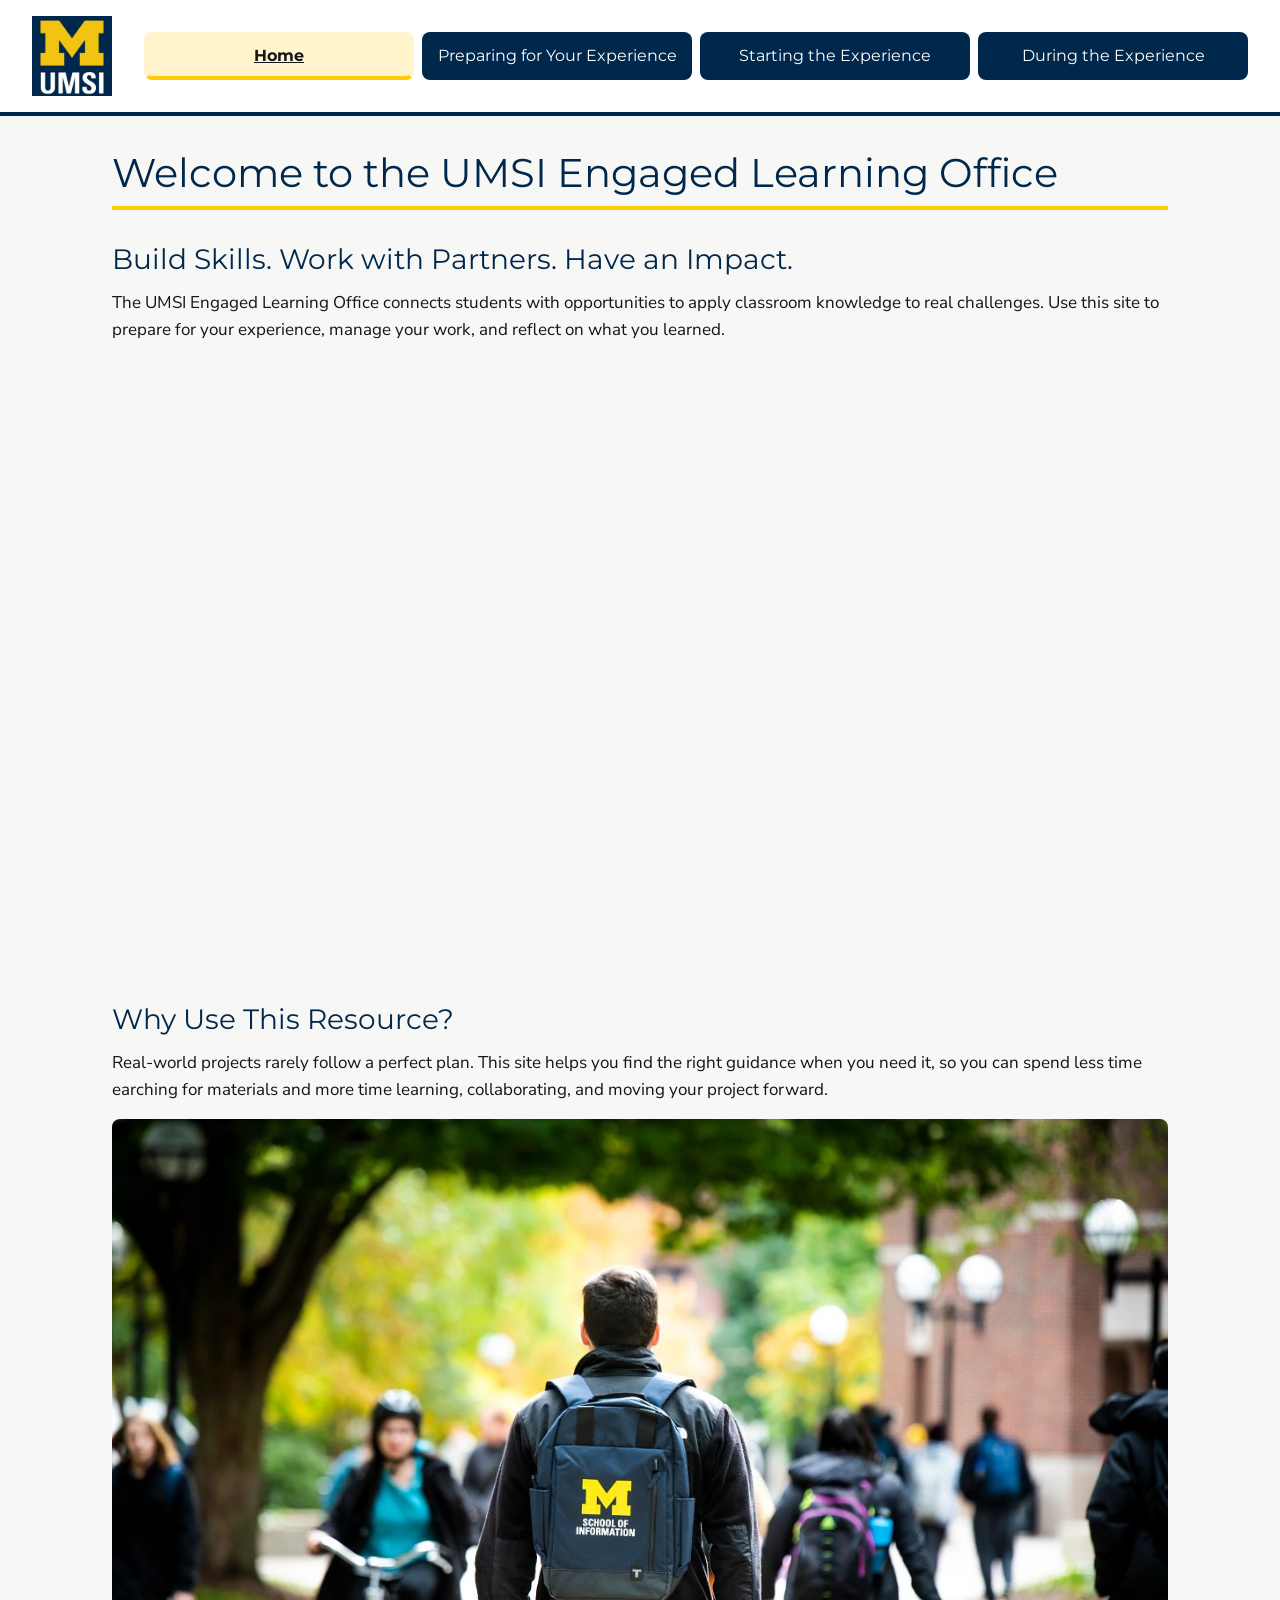
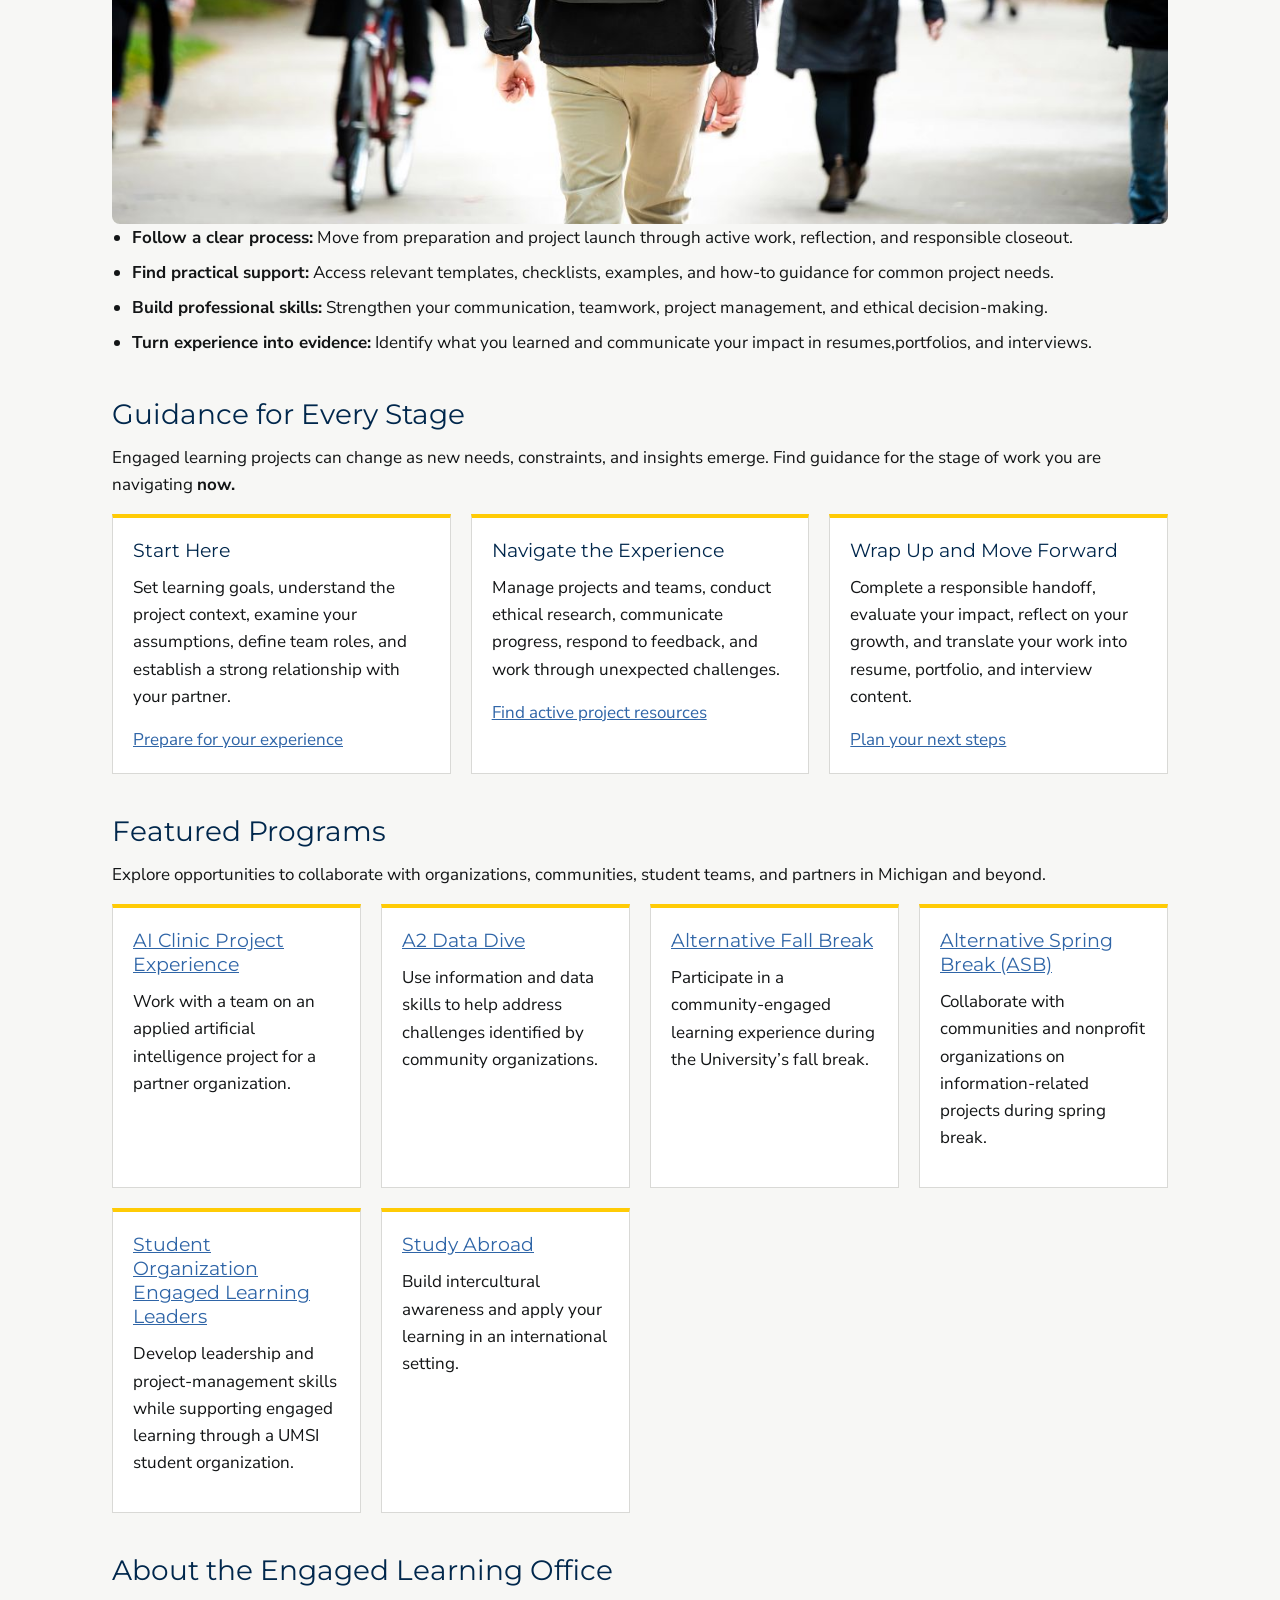
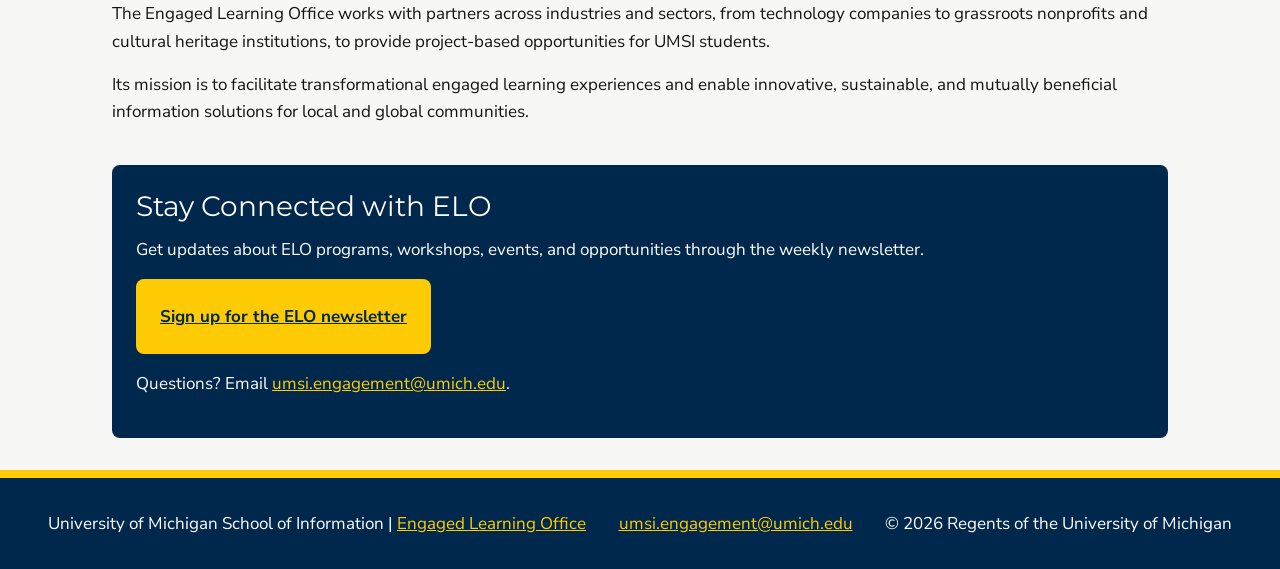
<file: index.html>
<!DOCTYPE html>
<html lang="en">
<head>
    <meta charset="UTF-8">
    <meta name="viewport" content="width=device-width, initial-scale=1.0">
    <title>Engaged Learning Resources | UMSI</title>
    <link rel="stylesheet" href="css/html5reset.css">
    <link rel="stylesheet" href="css/style.css">
</head>
<body>
    <a href="#main" class="skip-link">Skip to Main Content</a>

    <header id="top">
        <!--to help user back home page, i insert the index.html link to the logo-->
        <a href="index.html" class="logo">
            <img src="images/UMSI_signature_vertical_informal_solidblue.jpg" alt="UMSI Logo">
        </a>
        <nav aria-label="Main">
            <ul>
                <li><a href="index.html" aria-current="page">Home</a></li>
                <li><a href="prep.html">Preparing for Your Experience</a></li>
                <li><a href="starting.html">Starting the Experience</a></li>
                <li><a href="during.html">During the Experience</a></li>
            </ul>
        </nav>
    </header>

    <main id="main">
        <h1>Welcome to the UMSI Engaged Learning Office</h1>

        <section>
            <h2>Build Skills. Work with Partners. Have an Impact.</h2>
            <p>
                The UMSI Engaged Learning Office connects students with opportunities to apply classroom knowledge to real challenges. Use this site to prepare for your experience, manage your work, and reflect on what you learned.
            </p>

            <iframe width="560" height="315" src="https://www.youtube.com/embed/81ZO9RfIJEQ?si=tBp82YWZMl1u7CVS" title="YouTube video player" allow="accelerometer; autoplay; clipboard-write; encrypted-media; gyroscope; picture-in-picture; web-share" referrerpolicy="strict-origin-when-cross-origin" allowfullscreen></iframe>
            <!-- Note: this iframe might cause an Axe ARIA error - that's not on you that's on YouTube! -->
        </section>

        <section>
            <h2>Why Use This Resource?</h2>
            <p>Real-world projects rarely follow a perfect plan. This site helps you find the right guidance when you need it, so you can spend less time earching for materials and more time learning, collaborating, and moving your project forward.</p>
            <img src="images/UMSI_CampusFall_UMSIBackpack_02.jpg" alt="A student wears a UMSI backpack in fall on the drag.">
            <ul>
                <li><strong>Follow a clear process:</strong> Move from preparation and project launch through active work, reflection, and responsible closeout.</li>
                <li><strong>Find practical support:</strong> Access relevant templates, checklists, examples, and how-to guidance for common project needs.</li>
                <li><strong>Build professional skills:</strong> Strengthen your communication, teamwork, project management, and ethical decision-making.</li>
                <li><strong>Turn experience into evidence:</strong> Identify what you learned and communicate your impact in resumes,portfolios, and interviews.</li>
            </ul>
        </section>

        <section>
            <h2>Guidance for Every Stage</h2>
            <p>Engaged learning projects can change as new needs, constraints, and insights emerge. Find guidance for the stage of work you are navigating <strong>now.</strong></p>

            <div class="card-grid">
                <article>
                    <h3>Start Here</h3>
                    <p>Set learning goals, understand the project context, examine your assumptions, define team roles, and establish a strong relationship with your partner.</p>
                    <a href="prep.html">Prepare for your experience</a>
                </article>

                <article>
                    <h3>Navigate the Experience</h3>
                    <p>Manage projects and teams, conduct ethical research, communicate progress, respond to feedback, and work through unexpected challenges.</p>
                    <a href="during.html">Find active project resources</a>
                </article>

                <article>
                    <h3>Wrap Up and Move Forward</h3>
                    <p>Complete a responsible handoff, evaluate your impact, reflect on your growth, and translate your work into resume, portfolio, and interview content.</p>
                    <!-- TODO: point this to your wrap-up page once it exists -->
                    <a href="during.html">Plan your next steps</a>
                </article>
            </div>
        </section>

        <section>
            <h2>Featured Programs</h2>
            <p>Explore opportunities to collaborate with organizations, communities, student teams, and partners in Michigan and beyond.</p>

            <div class="card-grid">
                <article>
                    <h3><a href="https://mcompass.umich.edu/_portal/tds-program-brochure?programid=12810">AI Clinic Project Experience</a></h3>
                    <p>Work with a team on an applied artificial intelligence project for a partner organization.</p>
                </article>

                <article>
                    <h3><a href="https://mcompass.umich.edu/_portal/tds-program-brochure?programid=12556">A2 Data Dive</a></h3>
                    <p>Use information and data skills to help address challenges identified by community organizations.</p>
                </article>

                <article>
                    <h3><a href="https://mcompass.umich.edu/_portal/tds-program-brochure?programid=11297">Alternative Fall Break</a></h3>
                    <p>Participate in a community-engaged learning experience during the University’s fall break.</p>
                </article>

                <article>
                    <h3><a href="https://mcompass.umich.edu/_portal/tds-program-brochure?programid=10621">Alternative Spring Break (ASB)</a></h3>
                    <p>Collaborate with communities and nonprofit organizations on information-related projects during spring break.</p>
                </article>

                <article>
                    <h3><a href="https://mcompass.umich.edu/_portal/tds-program-brochure?programid=12294">Student Organization Engaged Learning Leaders</a></h3>
                    <p>Develop leadership and project-management skills while supporting engaged learning through a UMSI student organization.</p>
                </article>

                <article>
                    <h3><a href="https://www.si.umich.edu/student-life/study-abroad">Study Abroad</a></h3>
                    <p>Build intercultural awareness and apply your learning in an international setting.</p>
                </article>
            </div>
        </section>

        <section>
            <h2>About the Engaged Learning Office</h2>
            <p>The Engaged Learning Office works with partners across industries and sectors, from technology companies to grassroots nonprofits and cultural heritage institutions, to provide project-based opportunities for UMSI students.</p>
            <p>Its mission is to facilitate transformational engaged learning experiences and enable innovative, sustainable, and mutually beneficial information solutions for local and global communities.</p>
        </section>

        <aside>
            <h2>Stay Connected with ELO</h2>
            <p>Get updates about ELO programs, workshops, events, and opportunities through the weekly newsletter.</p>
            <a href="https://umsi.info/elo-newsletter" class="button">Sign up for the ELO newsletter</a>
            <p>Questions? Email <a href="mailto:umsi.engagement@umich.edu">umsi.engagement@umich.edu</a>.</p>
        </aside>

        <!-- Content taken & modified from UMGPT with the prompt, "Write me a webpage of intro content to help meet the following requirements - this is for the home page": and then pasted in the client objectives & project requirements"
        UMGPT. (2026). UMGPT ( GPT-5.6 Sol September 7th version) [Large language model]. -->
    </main>

    <!-- Here's the back to top link, appears after scrolling down, returns to the top of the page -->
    <a href="#top" class="back-to-top"><span aria-hidden="true">&uarr;</span> Back to top</a>

    <footer>
        <p>University of Michigan School of Information | <a href="https://www.si.umich.edu/programs/engaged-learning/about-engaged-learning-office">Engaged Learning Office</a></p>
        <address>
            <a href="mailto:umsi.engagement@umich.edu">umsi.engagement@umich.edu</a>
        </address>
        <p>&copy; <span id="current-year">2026</span> Regents of the University of Michigan</p>
    </footer>

    <!-- For deliverable#3, updates the footer year automatically, and back to top to find navigation of all contents to be unique -->
    <script src="js/footer-year.js"></script>
    <script src="js/back-to-top.js"></script>
</body>
</html>
</file>
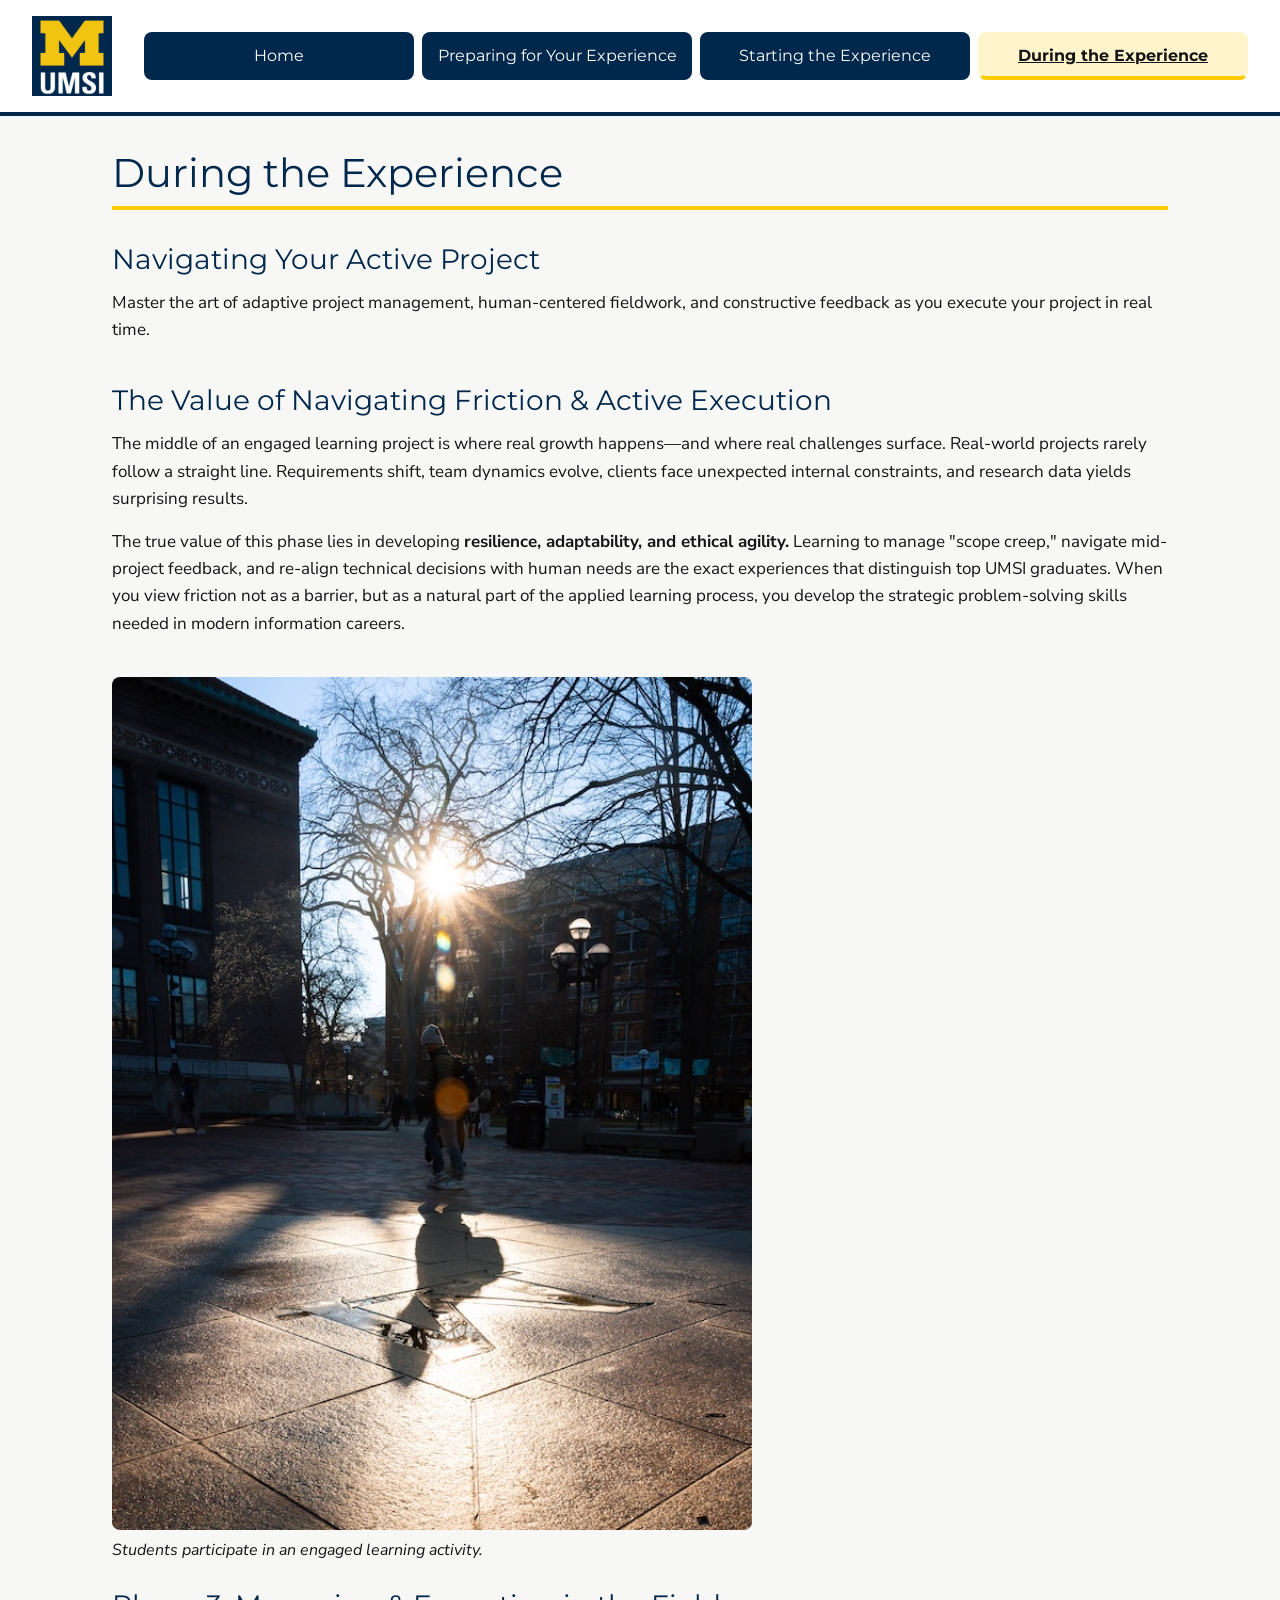
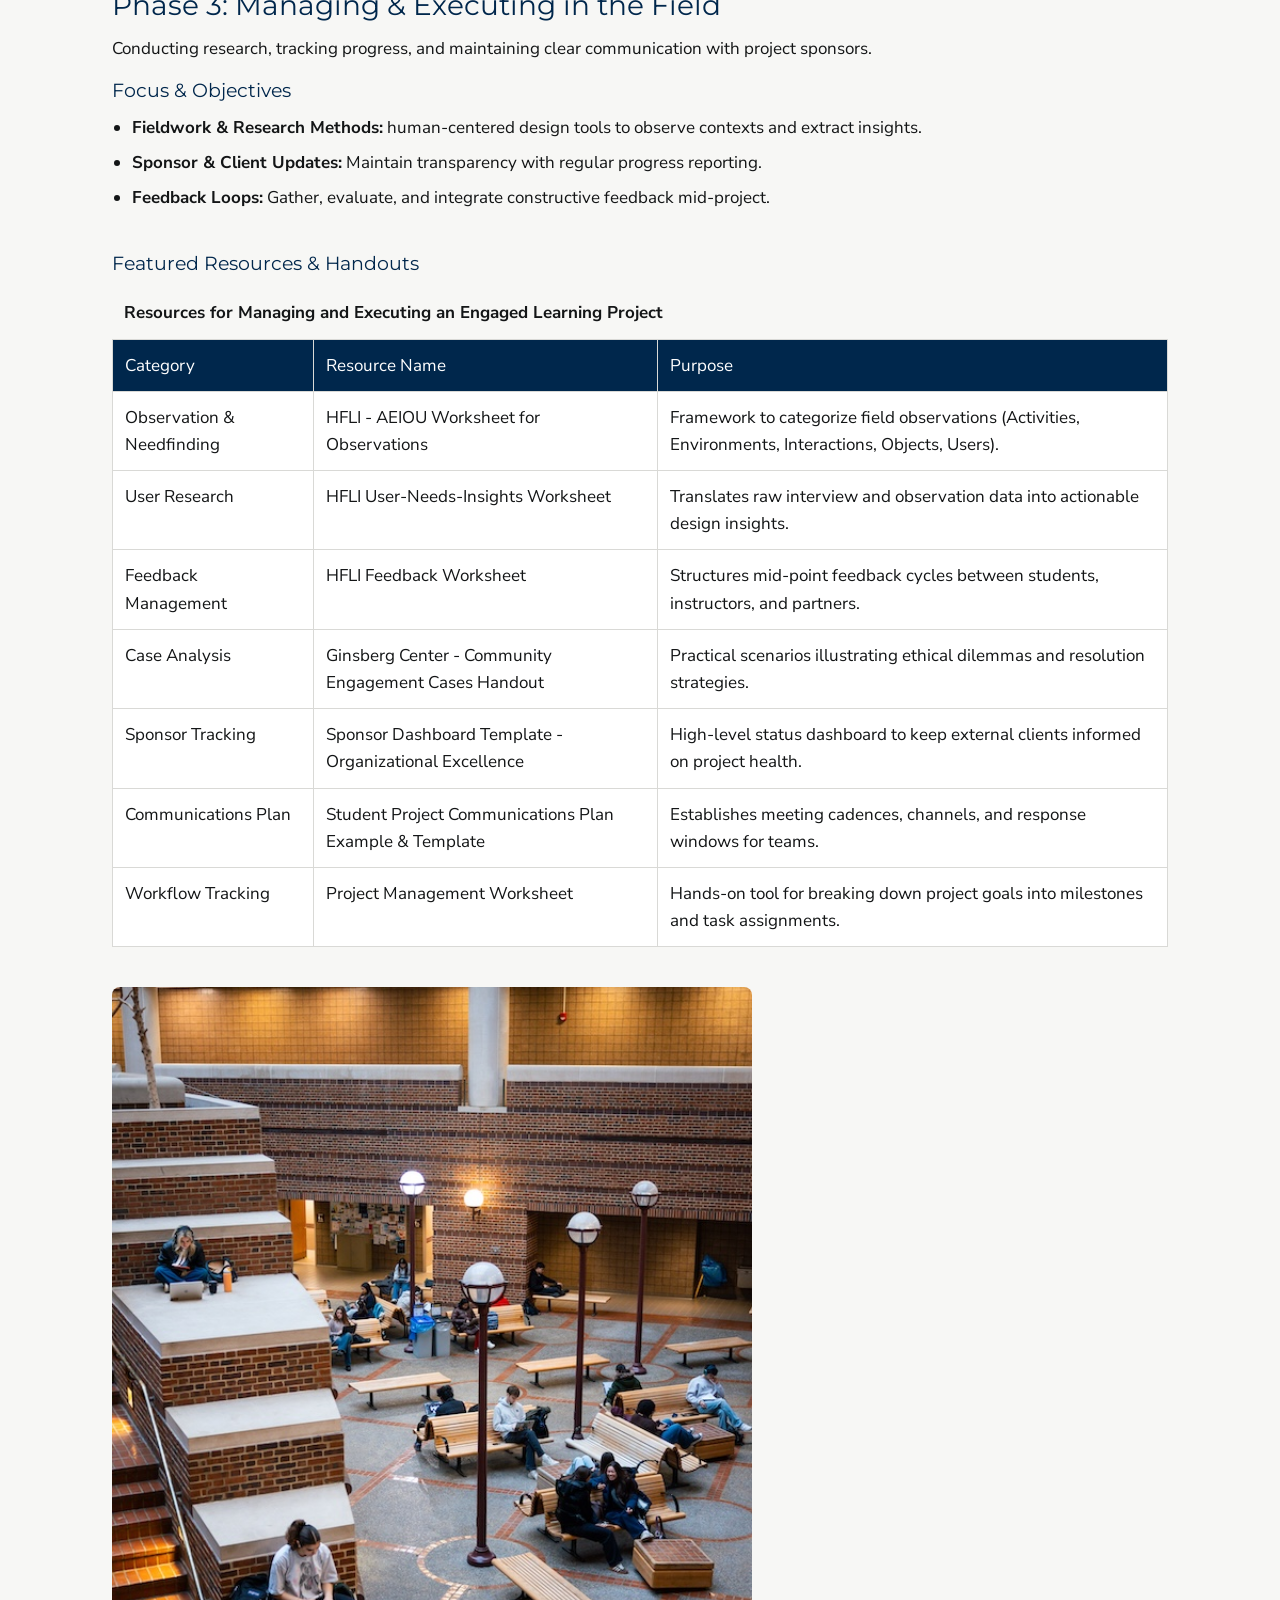
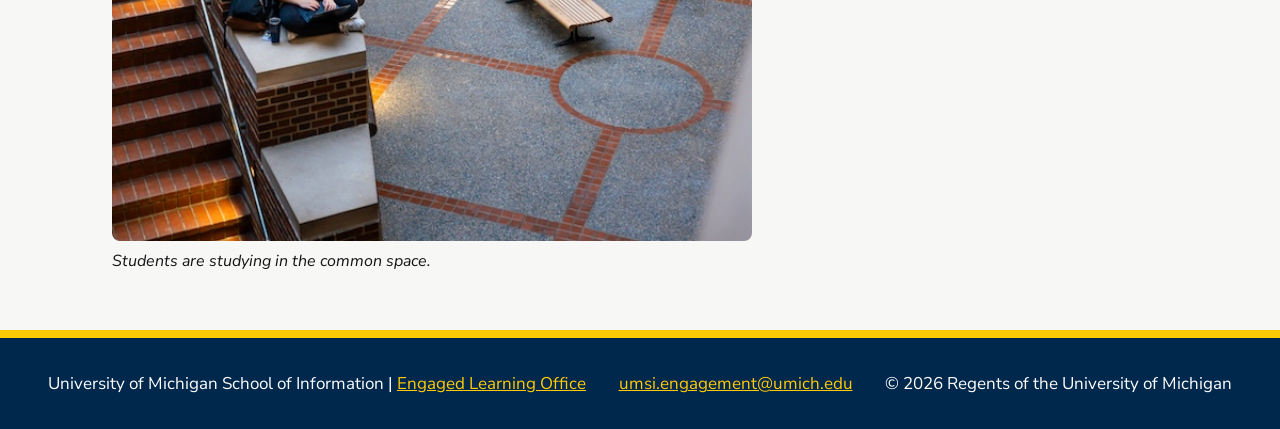
<file: during.html>
<!DOCTYPE html>
<html lang="en">
<head>
    <meta charset="UTF-8">
    <meta name="viewport" content="width=device-width, initial-scale=1.0">
    <title>During the Experience | Engaged Learning Resources | UMSI</title>
    <link rel="stylesheet" href="css/html5reset.css">
    <link rel="stylesheet" href="css/style.css">
</head>
<body>
    <a href="#main" class="skip-link">Skip to Main Content</a>

    <header id="top">
        <!--to help user back home page, i insert the index.html link to the logo-->
        <a href="index.html" class="logo">
            <img src="images/UMSI_signature_vertical_informal_solidblue.jpg" alt="UMSI Logo">
        </a>
        <nav aria-label="Main">
            <ul>
                <li><a href="index.html">Home</a></li>
                <li><a href="prep.html">Preparing for Your Experience</a></li>
                <li><a href="starting.html">Starting the Experience</a></li>
                <li><a href="during.html" aria-current="page">During the Experience</a></li>
            </ul>
        </nav>
    </header>

    <main id="main">
        <h1>During the Experience</h1>

        <section>
            <h2>Navigating Your Active Project</h2>
            <p>Master the art of adaptive project management, human-centered fieldwork, and constructive feedback as you execute your project in real time.</p>
        </section>

        <section>
            <h2>The Value of Navigating Friction &amp; Active Execution</h2>
            <p>The middle of an engaged learning project is where real growth happens—and where real challenges surface. Real-world projects rarely follow a straight line. Requirements shift, team dynamics evolve, clients face unexpected internal constraints, and research data yields surprising results.</p>
            <p>The true value of this phase lies in developing <strong>resilience, adaptability, and ethical agility.</strong> Learning to manage "scope creep," navigate mid-project feedback, and re-align technical decisions with human needs are the exact experiences that distinguish top UMSI graduates. When you view friction not as a barrier, but as a natural part of the applied learning process, you develop the strategic problem-solving skills needed in modern information careers.</p>
        </section>

        <figure>
            <img src="images/MCOMMONS-FirstWeeksWinter2026-059.jpg" alt="A student walking outdoors during winter at UMSI" width="400">
            <figcaption>Students participate in an engaged learning activity.</figcaption>
        </figure>

        <section>
            <h2>Phase 3: Managing &amp; Executing in the Field</h2>
            <p>Conducting research, tracking progress, and maintaining clear communication with project sponsors.</p>

            <section>
                <h3>Focus &amp; Objectives</h3>
                <ul>
                    <li><strong>Fieldwork &amp; Research Methods:</strong> human-centered design tools to observe contexts and extract insights.</li>
                    <li><strong>Sponsor &amp; Client Updates:</strong> Maintain transparency with regular progress reporting.</li>
                    <li><strong>Feedback Loops:</strong> Gather, evaluate, and integrate constructive feedback mid-project.</li>
                </ul>
            </section>

            <section>
                <h3>Featured Resources &amp; Handouts</h3>

                <!-- Wrapper lets the table scroll sideways on small screens; tabindex makes it keyboard-scrollable -->
                <div class="table-wrapper" role="region" aria-labelledby="resources-caption" tabindex="0">
                    <table>
                        <caption id="resources-caption">Resources for Managing and Executing an Engaged Learning Project</caption>
                        <thead>
                            <tr>
                                <th scope="col">Category</th>
                                <th scope="col">Resource Name</th>
                                <th scope="col">Purpose</th>
                            </tr>
                        </thead>
                        <tbody>
                            <tr>
                                <th scope="row">Observation &amp; Needfinding</th>
                                <td>HFLI - AEIOU Worksheet for Observations</td>
                                <td>Framework to categorize field observations (Activities, Environments, Interactions, Objects, Users).</td>
                            </tr>
                            <tr>
                                <th scope="row">User Research</th>
                                <td>HFLI User-Needs-Insights Worksheet</td>
                                <td>Translates raw interview and observation data into actionable design insights.</td>
                            </tr>
                            <tr>
                                <th scope="row">Feedback Management</th>
                                <td>HFLI Feedback Worksheet</td>
                                <td>Structures mid-point feedback cycles between students, instructors, and partners.</td>
                            </tr>
                            <tr>
                                <th scope="row">Case Analysis</th>
                                <td>Ginsberg Center - Community Engagement Cases Handout</td>
                                <td>Practical scenarios illustrating ethical dilemmas and resolution strategies.</td>
                            </tr>
                            <tr>
                                <th scope="row">Sponsor Tracking</th>
                                <td>Sponsor Dashboard Template - Organizational Excellence</td>
                                <td>High-level status dashboard to keep external clients informed on project health.</td>
                            </tr>
                            <tr>
                                <th scope="row">Communications Plan</th>
                                <td>Student Project Communications Plan Example &amp; Template</td>
                                <td>Establishes meeting cadences, channels, and response windows for teams.</td>
                            </tr>
                            <tr>
                                <th scope="row">Workflow Tracking</th>
                                <td>Project Management Worksheet</td>
                                <td>Hands-on tool for breaking down project goals into milestones and task assignments.</td>
                            </tr>
                        </tbody>
                    </table>
                </div>
            </section>
        </section>

        <figure>
            <img src="images/MCOMMONS-FirstWeeksWinter2026-078.jpg" alt="Students working together in a common space with stairs and tables" width="400">
            <figcaption>Students are studying in the common space.</figcaption>
        </figure>

        <!--The below is the original content, my content is from "SI 539 Client Project - ELO Content", https://docs.google.com/document/d/1gHynMAyC6Cnh_33jKRy78nMDCtK5lGer12HzChE2Mxc/edit?usp=sharing, September 16th, 2026-->
        <!-- Content taken & modified from UMGPT with the prompt, "Write me a webpage of during content to help meet the following requirements - this is for the during page": and then pasted in the client objectives & project requirements"
        UMGPT. (2026). UMGPT ( GPT-5.6 Sol September 7th version) [Large language model]. -->
    </main>

    <!-- Here's the back to top link, appears after scrolling down, returns to the top of the page -->
    <a href="#top" class="back-to-top"><span aria-hidden="true">&uarr;</span> Back to top</a>

    <footer>
        <p>University of Michigan School of Information | <a href="https://www.si.umich.edu/programs/engaged-learning/about-engaged-learning-office">Engaged Learning Office</a></p>
        <address>
            <a href="mailto:umsi.engagement@umich.edu">umsi.engagement@umich.edu</a>
        </address>
        <p>&copy; <span id="current-year">2026</span> Regents of the University of Michigan</p>
    </footer>

    <!-- For deliverable#3, updates the footer year automatically, and back to top to find navigation of all contents to be unique -->
    <script src="js/footer-year.js"></script>
    <script src="js/back-to-top.js"></script>
</body>
</html>
</file>
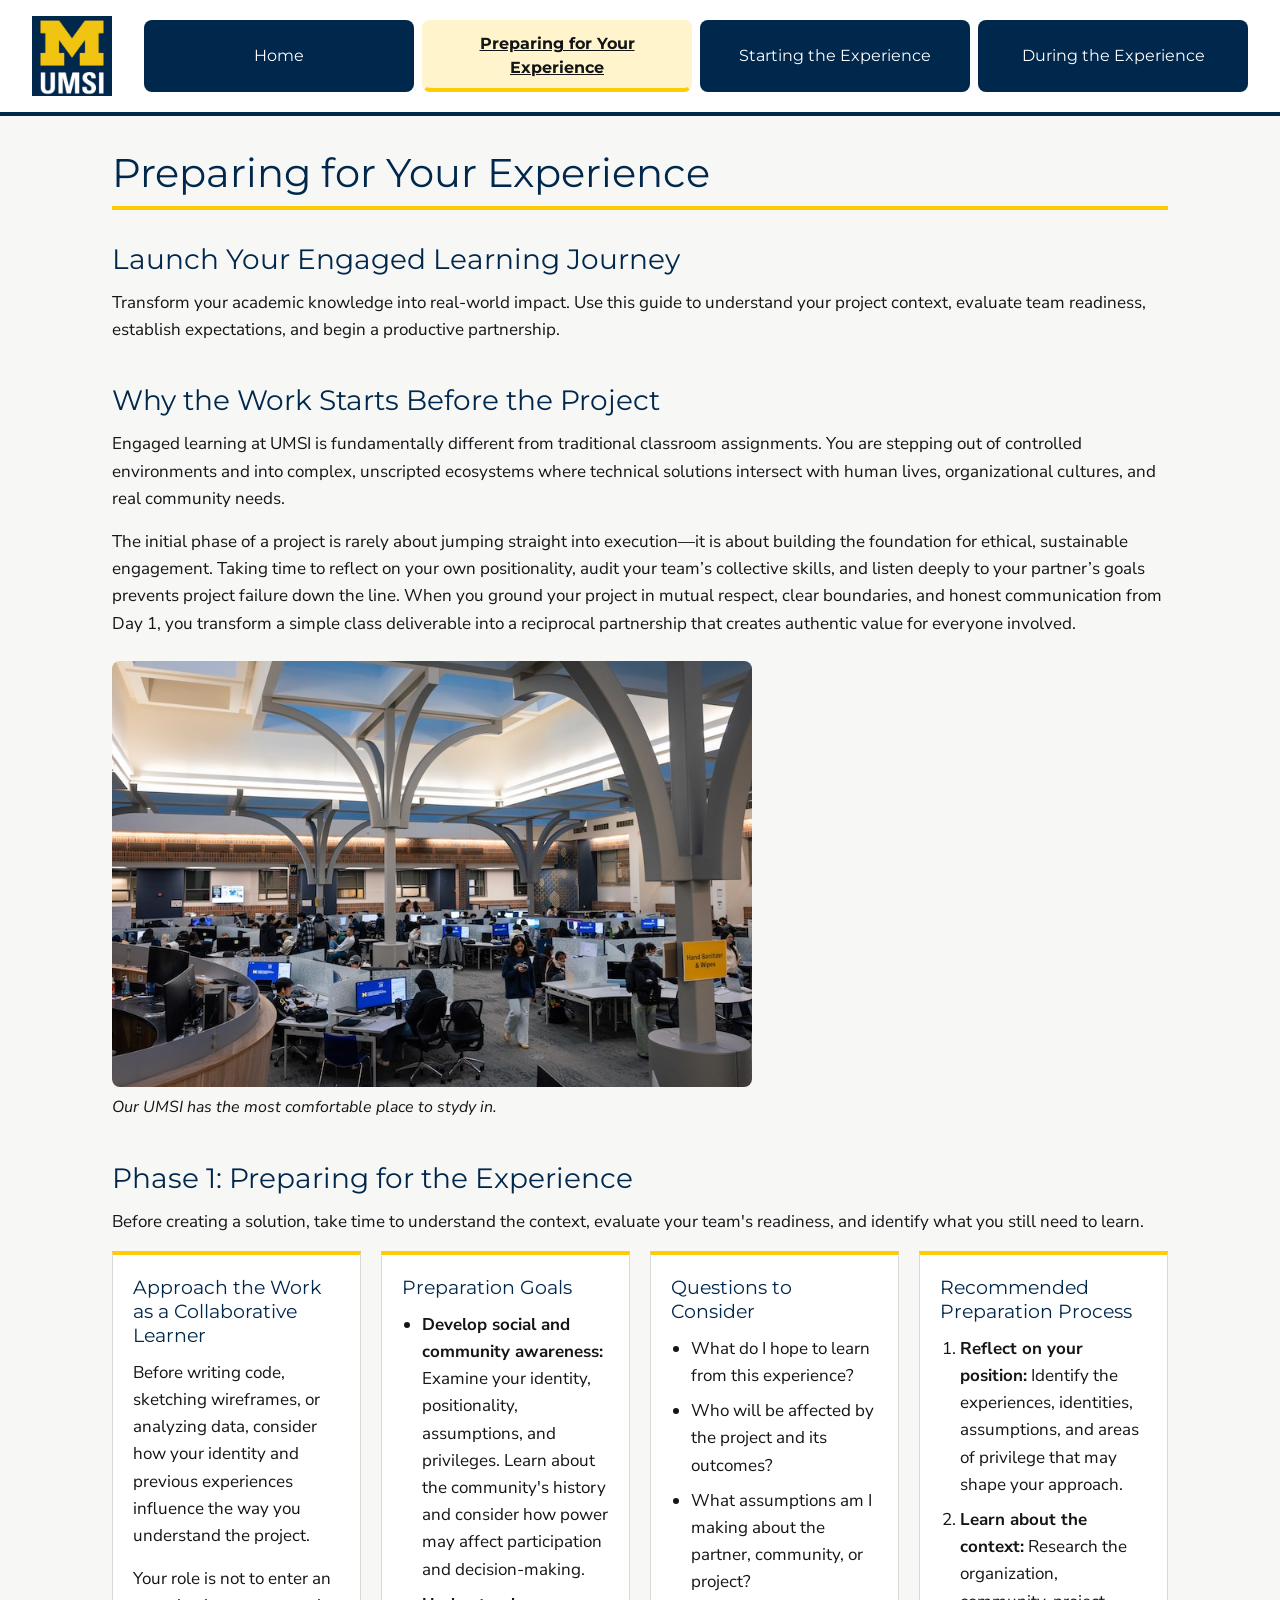
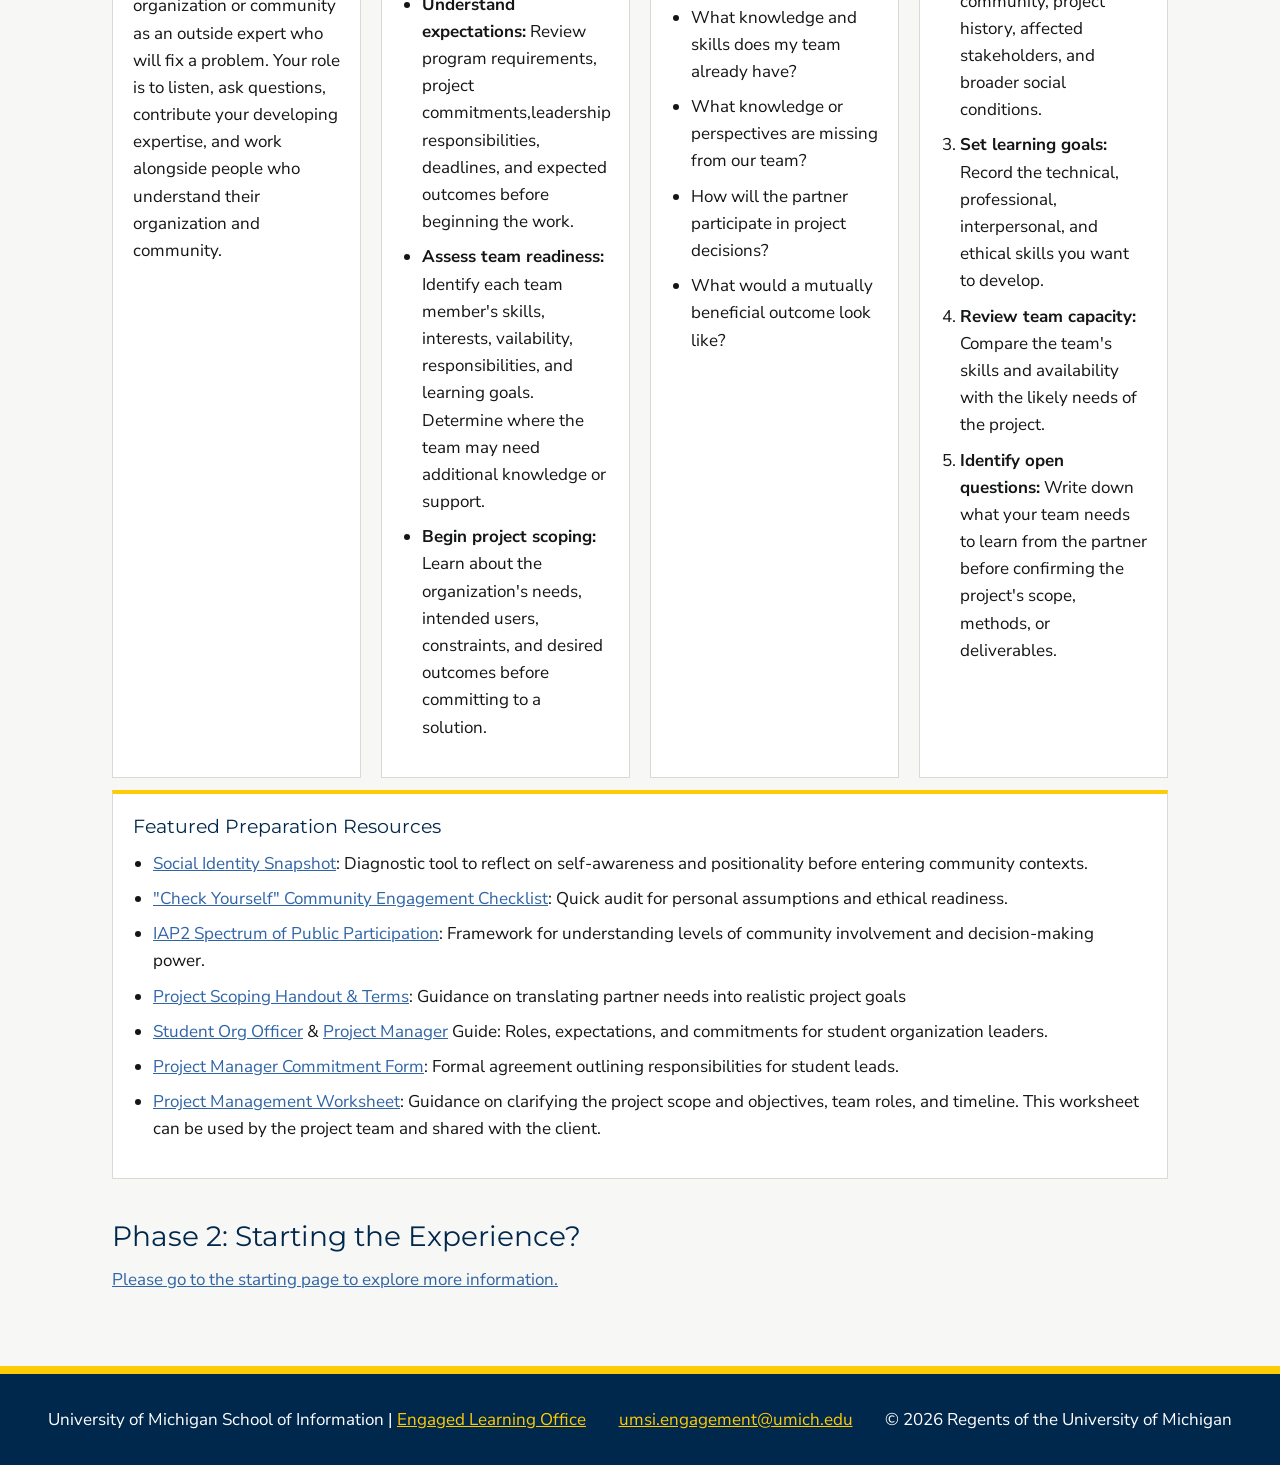
<file: prep.html>
<!DOCTYPE html>
<html lang="en">
<head>
    <meta charset="UTF-8">
    <meta name="viewport" content="width=device-width, initial-scale=1.0">
    <title>Preparing for Your Experience | UMSI</title>
    <link rel="stylesheet" href="css/html5reset.css">
    <link rel="stylesheet" href="css/style.css">
</head>
<body>
    <a href="#main" class="skip-link">Skip to Main Content</a>

    <header id="top">
        <!--to help user back home page, i insert the index.html link to the logo-->
        <a href="index.html" class="logo">
            <img src="images/UMSI_signature_vertical_informal_solidblue.jpg" alt="UMSI Logo">
        </a>
        <nav aria-label="Main">
            <ul>
                <li><a href="index.html">Home</a></li>
                <li><a href="prep.html" aria-current="page">Preparing for Your Experience</a></li>
                <li><a href="starting.html">Starting the Experience</a></li>
                <li><a href="during.html">During the Experience</a></li>
            </ul>
        </nav>
    </header>

    <main id="main">
        <h1>Preparing for Your Experience</h1>

        <section>
            <h2>Launch Your Engaged Learning Journey</h2>
            <p>Transform your academic knowledge into real-world impact. Use this guide to understand your project context, evaluate team readiness, establish expectations, and begin a productive partnership.</p>
        </section>

        <section>
            <h2>Why the Work Starts Before the Project</h2>
            <p>Engaged learning at UMSI is fundamentally different from traditional classroom assignments. You are stepping out of controlled environments and into complex, unscripted ecosystems where technical solutions intersect with human lives, organizational cultures, and real community needs.</p>
            <p>The initial phase of a project is rarely about jumping straight into execution—it is about building the foundation for ethical, sustainable engagement. Taking time to reflect on your own positionality, audit your team’s collective skills, and listen deeply to your partner’s goals prevents project failure down the line. When you ground your project in mutual respect, clear boundaries, and honest communication from Day 1, you transform a simple class deliverable into a reciprocal partnership that creates authentic value for everyone involved.</p>

            <figure>
                <img src="images/MCOMMONS-SnowyCampusScenes-099.jpg" alt="A library study space on campus" width="400">
                <figcaption>Our UMSI has the most comfortable place to stydy in.</figcaption>
            </figure>
        </section>

        <section>
            <h2>Phase 1: Preparing for the Experience</h2>
            <p>Before creating a solution, take time to understand the context, evaluate your team's readiness, and identify what you still need to learn.</p>

            <div class="card-grid">
                <article>
                    <h3>Approach the Work as a Collaborative Learner</h3>
                    <p>Before writing code, sketching wireframes, or analyzing data, consider how your identity and previous experiences influence the way you understand the project.</p>
                    <p>Your role is not to enter an organization or community as an outside expert who will fix a problem. Your role is to listen, ask questions, contribute your developing expertise, and work alongside people who understand their organization and community.</p>
                </article>

                <article>
                    <h3>Preparation Goals</h3>
                    <ul>
                        <li><strong>Develop social and community awareness:</strong> Examine your identity, positionality, assumptions, and privileges. Learn about the community's history and consider how power may affect participation and decision-making.</li>
                        <li><strong>Understand expectations:</strong> Review program requirements, project commitments,leadership responsibilities, deadlines, and expected outcomes before beginning the work.</li>
                        <li><strong>Assess team readiness:</strong> Identify each team member's skills, interests, vailability, responsibilities, and learning goals. Determine where the team may need additional knowledge or support.</li>
                        <li><strong>Begin project scoping:</strong> Learn about the organization's needs, intended users, constraints, and desired outcomes before committing to a solution.</li>
                    </ul>
                </article>

                <article>
                    <h3>Questions to Consider</h3>
                    <ul>
                        <li>What do I hope to learn from this experience?</li>
                        <li>Who will be affected by the project and its outcomes?</li>
                        <li>What assumptions am I making about the partner, community, or project?</li>
                        <li>What knowledge and skills does my team already have?</li>
                        <li>What knowledge or perspectives are missing from our team?</li>
                        <li>How will the partner participate in project decisions?</li>
                        <li>What would a mutually beneficial outcome look like?</li>
                    </ul>
                </article>

                <article>
                    <h3>Recommended Preparation Process</h3>
                    <ol>
                        <li><strong>Reflect on your position:</strong> Identify the experiences, identities, assumptions, and areas of privilege that may shape your approach.</li>
                        <li><strong>Learn about the context:</strong> Research the organization, community, project history, affected stakeholders, and broader social conditions.</li>
                        <li><strong>Set learning goals:</strong> Record the technical, professional, interpersonal, and ethical skills you want to develop.</li>
                        <li><strong>Review team capacity:</strong> Compare the team's skills and availability with the likely needs of the project.</li>
                        <li><strong>Identify open questions:</strong> Write down what your team needs to learn from the partner before confirming the project's scope, methods, or deliverables.</li>
                    </ol>
                </article>
            </div>

            <article>
                <h3>Featured Preparation Resources</h3>
                <ul>
                    <li><a href="https://sites.lsa.umich.edu/equitable-teaching/social-identity-snapshot">Social Identity Snapshot</a>: Diagnostic tool to reflect on self-awareness and positionality before entering community contexts.</li>
                    <li><a href="https://docs.google.com/document/d/1Qt9YeStVwDHjwJhOLAz42JSNQR2lFMurdUtxtdrGkuc/edit?tab=t.0#heading=h.ch0bvccjkrzn">"Check Yourself" Community Engagement Checklist</a>: Quick audit for personal assumptions and ethical readiness.</li>
                    <li><a href="https://drive.google.com/file/d/1zc1RNlrDxV51-muOERdDTnINQcquJpOA/view?usp=sharing">IAP2 Spectrum of Public Participation</a>: Framework for understanding levels of community involvement and decision-making power.</li>
                    <li><a href="https://docs.google.com/document/d/1TrEDolwmOIlXgYgAP9VvlOGoYOwFfe6KxzZOgZSVYVw/edit?usp=drive_link">Project Scoping Handout &amp; Terms</a>: Guidance on translating partner needs into realistic project goals</li>
                    <li><a href="https://docs.google.com/document/d/1AexsV_JeSd0kRUBbcifZpfBu6y6Zi8Y0iJScp1I3gkM/edit?usp=drive_link">Student Org Officer</a> &amp; <a href="https://docs.google.com/document/u/0/d/1uwOOS0TrXWzcSShj8DUFpckWo0t1UNu_Q7WVbZnLhX0/edit">Project Manager</a> Guide: Roles, expectations, and commitments for student organization leaders.</li>
                    <li><a href="https://docs.google.com/document/d/1U4lCNGyWKJ3C2i_VgFqAR45Z4zF1FehuthuqT-M2wdI/edit?usp=drive_link">Project Manager Commitment Form</a>: Formal agreement outlining responsibilities for student leads.</li>
                    <li><a href="https://docs.google.com/document/d/1twc-7TYWmb_PNrOBiDI1NuJqJAuhluTICr22GRd_NLc/edit?usp=drive_link">Project Management Worksheet</a>: Guidance on clarifying the project scope and objectives, team roles, and timeline. This worksheet can be used by the project team and shared with the client.</li>
                </ul>
            </article>
        </section>

        <section>
            <h2>Phase 2: Starting the Experience?</h2>
            <a href="starting.html">Please go to the starting page to explore more information.</a>
        </section>

        <!--The below is the original content, my content is from "SI 539 Client Project - ELO Content", https://docs.google.com/document/d/1gHynMAyC6Cnh_33jKRy78nMDCtK5lGer12HzChE2Mxc/edit?usp=sharing, September 16th, 2026-->
        <!-- Content taken & modified from UMGPT with the prompt, "Write me a webpage of intro content to help meet the following requirements - this is for the start page": and then pasted in the client objectives & project requirements"
        UMGPT. (2026). UMGPT ( GPT-5.6 Sol September 7th version) [Large language model]. -->
    </main>

    <!-- Here's the back to top link, appears after scrolling down, returns to the top of the page -->
    <a href="#top" class="back-to-top"><span aria-hidden="true">&uarr;</span> Back to top</a>

    <footer>
        <p>University of Michigan School of Information | <a href="https://www.si.umich.edu/programs/engaged-learning/about-engaged-learning-office">Engaged Learning Office</a></p>
        <address>
            <a href="mailto:umsi.engagement@umich.edu">umsi.engagement@umich.edu</a>
        </address>
        <p>&copy; <span id="current-year">2026</span> Regents of the University of Michigan</p>
    </footer>

    <!-- For deliverable#3, updates the footer year automatically, and back to top to find navigation of all contents to be unique -->
    <script src="js/footer-year.js"></script>
    <script src="js/back-to-top.js"></script>
</body>
</html>
</file>
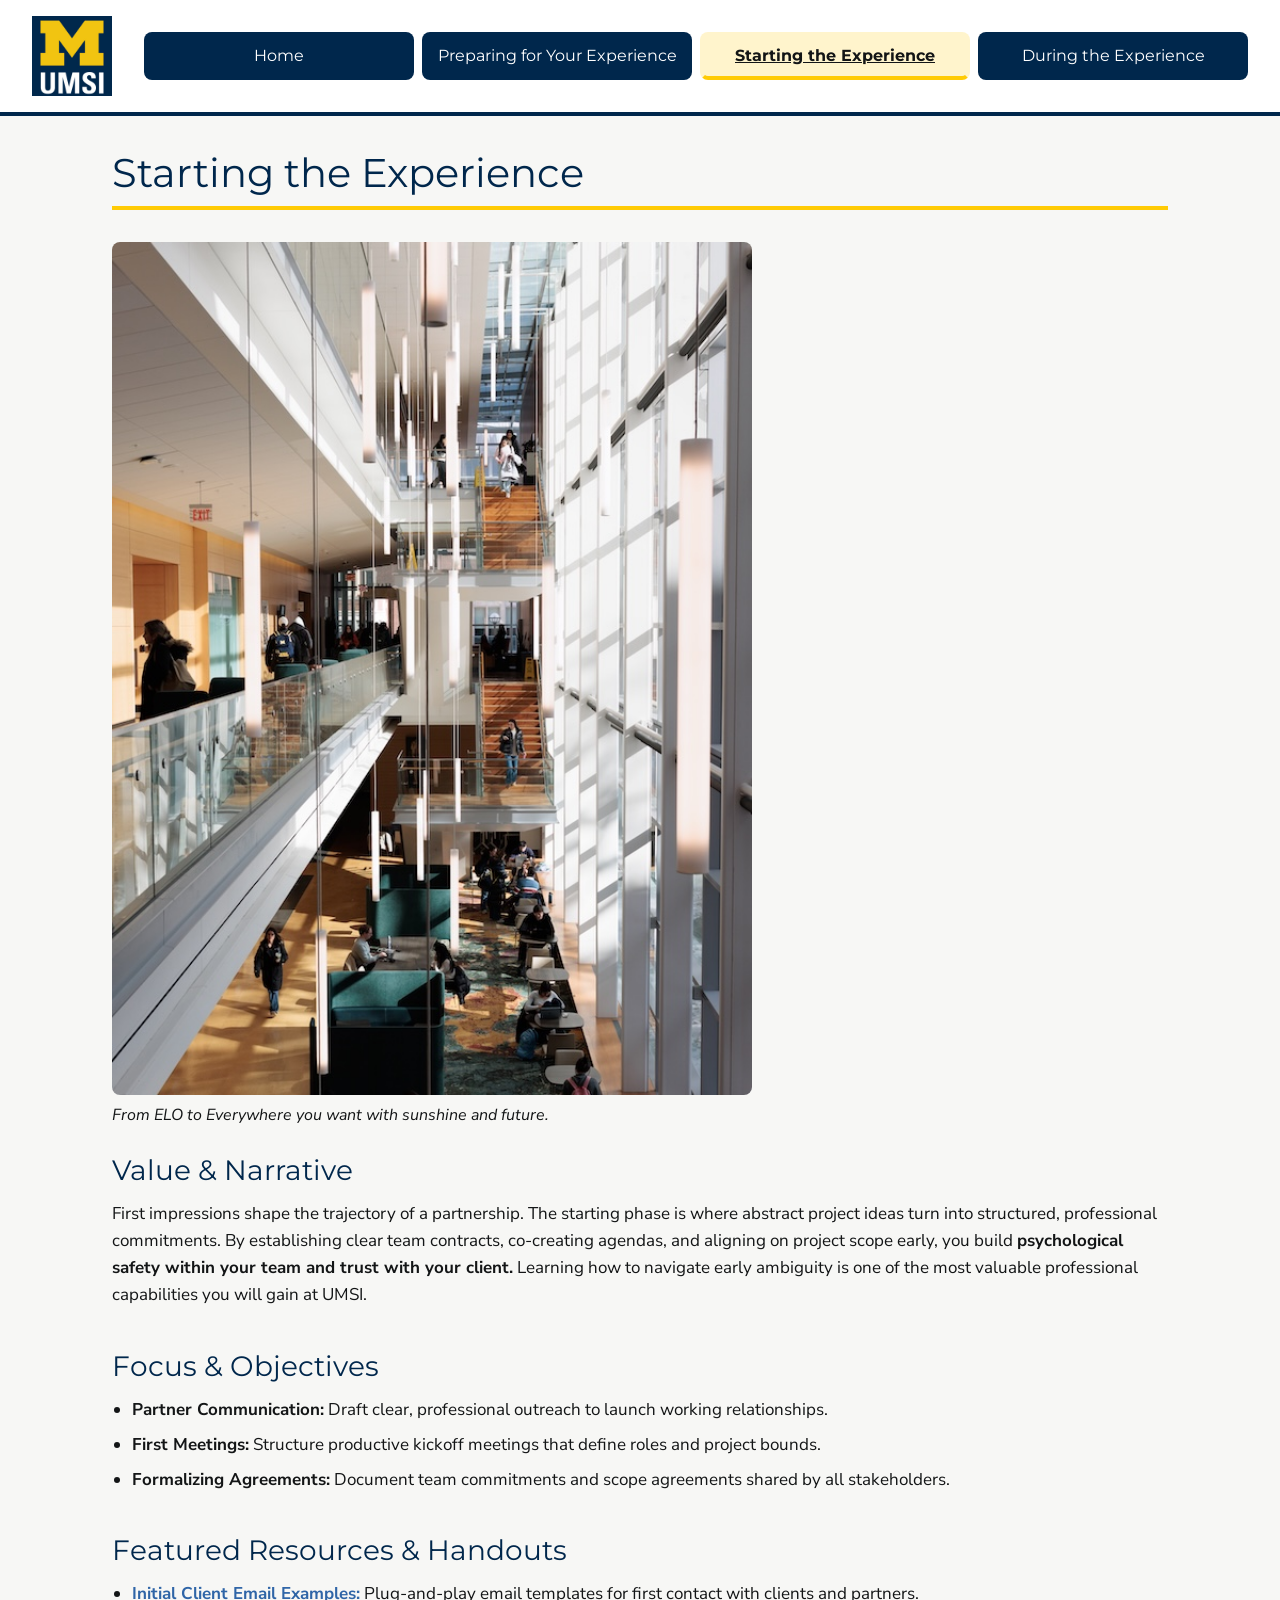
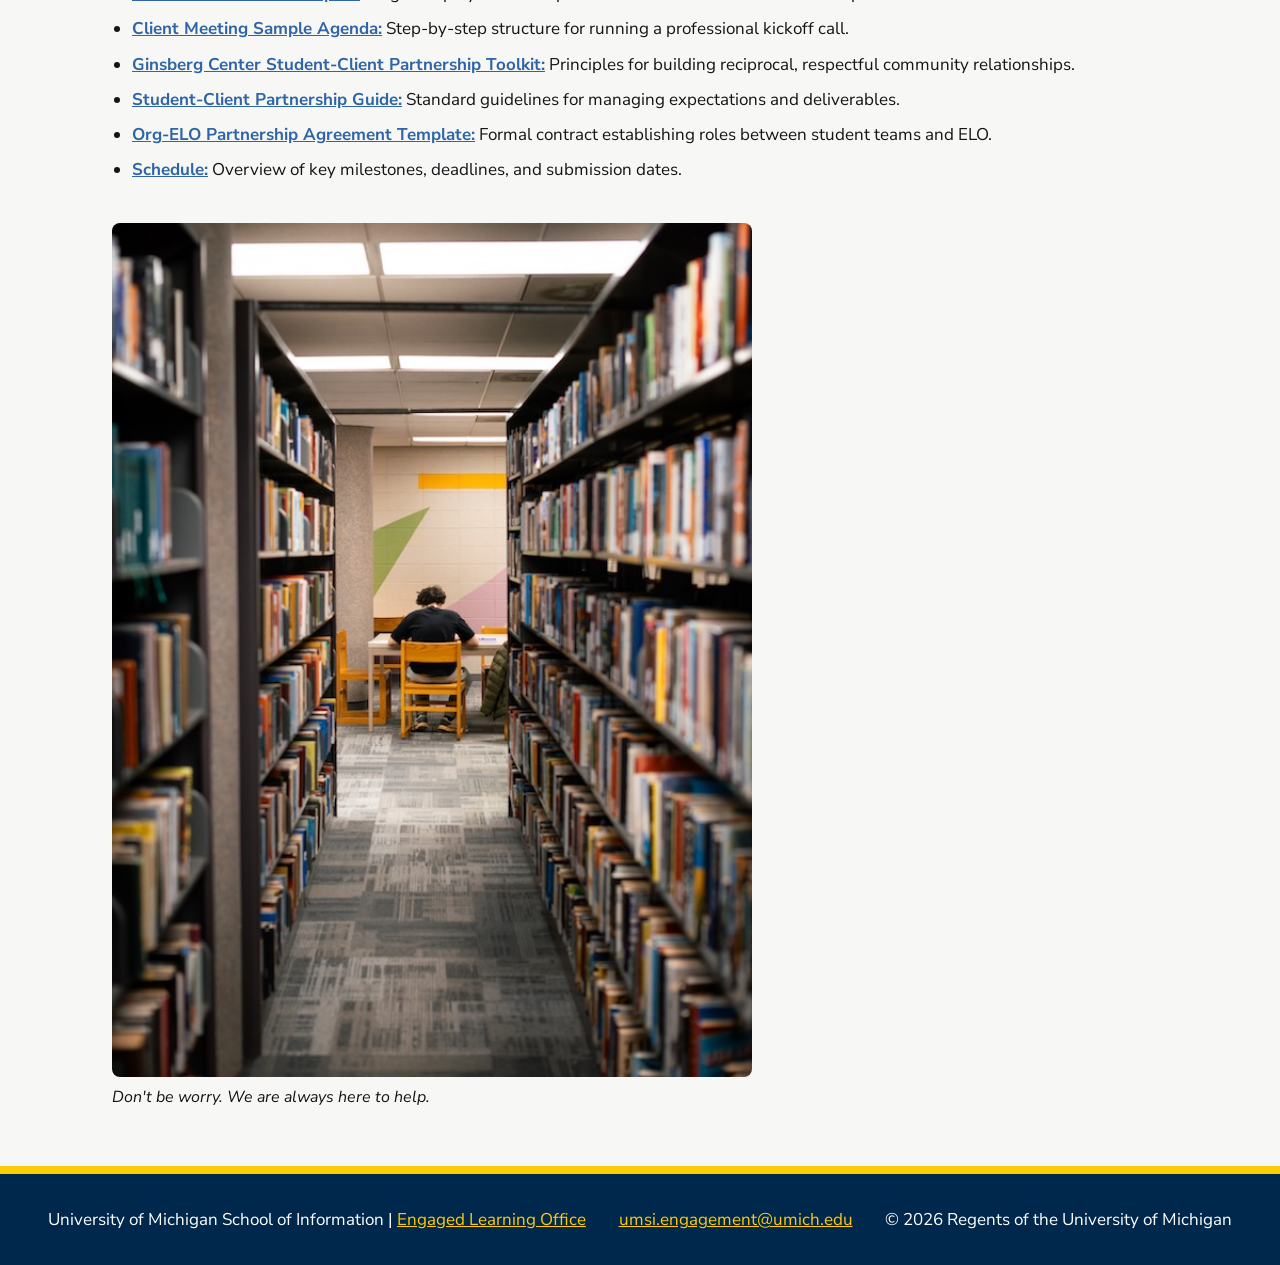
<file: starting.html>
<!DOCTYPE html>
<html lang="en">
<head>
    <meta charset="UTF-8">
    <meta name="viewport" content="width=device-width, initial-scale=1.0">
    <title>Starting the Experience | Engaged Learning Resources | UMSI</title>
    <link rel="stylesheet" href="css/html5reset.css">
    <link rel="stylesheet" href="css/style.css">
</head>
<body>
    <a href="#main" class="skip-link">Skip to Main Content</a>

    <header id="top">
        <!--to help user back home page, i insert the index.html link to the logo-->
        <a href="index.html" class="logo">
            <img src="images/UMSI_signature_vertical_informal_solidblue.jpg" alt="UMSI Logo">
        </a>
        <nav aria-label="Main">
            <ul>
                <li><a href="index.html">Home</a></li>
                <li><a href="prep.html">Preparing for Your Experience</a></li>
                <li><a href="starting.html" aria-current="page">Starting the Experience</a></li>
                <li><a href="during.html">During the Experience</a></li>
            </ul>
        </nav>
    </header>

    <main id="main">
        <h1>Starting the Experience</h1>

        <figure>
            <img src="images/MCOMMONS-02122026SpringSemester-11.jpg" alt="A scene to show students engaing in the ELO project" width="400">
            <figcaption>From ELO to Everywhere you want with sunshine and future.</figcaption>
        </figure>

        <section>
            <h2>Value &amp; Narrative</h2>
            <p>First impressions shape the trajectory of a partnership. The starting phase is where abstract project ideas turn into structured, professional commitments. By establishing clear team contracts, co-creating agendas, and aligning on project scope early, you build <strong>psychological safety within your team and trust with your client.</strong> Learning how to navigate early ambiguity is one of the most valuable professional capabilities you will gain at UMSI.</p>
        </section>

        <section>
            <h2>Focus &amp; Objectives</h2>
            <ul>
                <li><strong>Partner Communication:</strong> Draft clear, professional outreach to launch working relationships.</li>
                <li><strong>First Meetings:</strong> Structure productive kickoff meetings that define roles and project bounds.</li>
                <li><strong>Formalizing Agreements:</strong> Document team commitments and scope agreements shared by all stakeholders.</li>
            </ul>
        </section>

        <section>
            <h2>Featured Resources &amp; Handouts</h2>
            <ul>
                <li><strong><a href="https://docs.google.com/document/d/1fWFXwoW5fKX_Tctn97Gio5XZDwILNlqIOyKKE8Yk5J0/edit?usp=drive_link">Initial Client Email Examples:</a></strong> Plug-and-play email templates for first contact with clients and partners.</li>
                <li><strong><a href="https://docs.google.com/document/d/1ItXxYauAcPoaGMUZWuJsX-OLFfGmeBOWT7JNhoZxGyU/edit?usp=drive_link">Client Meeting Sample Agenda:</a></strong> Step-by-step structure for running a professional kickoff call.</li>
                <li><strong><a href="https://ginsberg.umich.edu/article/campus-community-partnerships-toolkit">Ginsberg Center Student-Client Partnership Toolkit:</a></strong> Principles for building reciprocal, respectful community relationships.</li>
                <li><strong><a href="https://drive.google.com/file/d/12ealxkKCvOZajxK7doyUXu_k2LyKPUP2/view?usp=drive_link">Student-Client Partnership Guide:</a></strong> Standard guidelines for managing expectations and deliverables.</li>
                <li><strong><a href="https://docs.google.com/document/d/1y5Y2wc1ADz0n_ht26kPYlFK3Zm9i3UR_Z0OMWP3Q_xQ/edit?usp=drive_link">Org-ELO Partnership Agreement Template:</a></strong> Formal contract establishing roles between student teams and ELO.</li>
                <li><strong><a href="https://docs.google.com/spreadsheets/d/1YeK2WerSbhaU5hjEg9wxdXmzBx9lgRy2yHBKAH-SxiA/edit?gid=166831640#gid=166831640">Schedule:</a></strong> Overview of key milestones, deadlines, and submission dates.</li>
            </ul>
        </section>

        <figure>
            <img src="images/MCOMMONS-02122026SpringSemester-19.jpg" alt="Students studying together in spring" width="400">
            <figcaption>Don't be worry. We are always here to help.</figcaption>
        </figure>

        <!--The below is the original content, my content is from "SI 539 Client Project - ELO Content", https://docs.google.com/document/d/1gHynMAyC6Cnh_33jKRy78nMDCtK5lGer12HzChE2Mxc/edit?usp=sharing, September 16th, 2026-->
        <!-- Content taken & modified from UMGPT with the prompt, "Write me a webpage of intro content to help meet the following requirements - this is for the start page": and then pasted in the client objectives & project requirements"
        UMGPT. (2026). UMGPT ( GPT-5.6 Sol September 7th version) [Large language model]. -->
    </main>

    <!-- Here's the back to top link, appears after scrolling down, returns to the top of the page -->
    <a href="#top" class="back-to-top"><span aria-hidden="true">&uarr;</span> Back to top</a>

    <footer>
        <p>University of Michigan School of Information | <a href="https://www.si.umich.edu/programs/engaged-learning/about-engaged-learning-office">Engaged Learning Office</a></p>
        <address>
            <a href="mailto:umsi.engagement@umich.edu">umsi.engagement@umich.edu</a>
        </address>
        <p>&copy; <span id="current-year">2026</span> Regents of the University of Michigan</p>
    </footer>

    <!-- For deliverable#3, updates the footer year automatically, and back to top to find navigation of all contents to be unique -->
    <script src="js/footer-year.js"></script>
    <script src="js/back-to-top.js"></script>
</body>
</html>
</file>
<file: css/style.css>
/* I choose to use the UM recommened typefaces*/
@import url("https://fonts.googleapis.com/css2?family=Montserrat:wght@700&display=swap");

@import url("https://fonts.googleapis.com/css2?family=Nunito+Sans:wght@400;700&display=swap");

/* For every page*/

*{
    box-sizing: border-box;
}

body{
    background-color: #F7F7F5;
    color: #131516;
    font-family: "Nunito Sans", Arial, sans-serif;
    font-size: 1.0625rem;
    line-height: 1.6;
}

strong{
    font-weight: 700;
}

img{
    display: block;
    max-width: 100%;
    height: auto;
}

a{
    color: #2F65A7;
}

/* Visible keyborad foucs*/

:focus-visible{
    outline: 3px solid #2F65A7;
    outline-offset: 3px;
}

/* Separate with dark blue*/
aside :focus-visible,
footer :focus-visible {
    outline-color: #FFCB05;
}


/* Hide it until it gets keyboard focus*/
.skip-link{
    position: absolute;
    top: -4rem;
    left: 1rem;
    padding: 0.75rem;
    background-color: #FFCB05;
    color: #00274C;
    font-weight: 700;
}

.skip-link:focus{
    top: 0;
}

/* Revised by feedback Header design: logo on top, menu list below */
header{
    padding: 1rem;
    background-color: #FFFFFF;
    border-bottom: 0.3rem solid #00274C;
}

/* Revised by feedback Logo Design*/
.logo{
    display: inline-block;
    margin-bottom: 0.75rem;
}

.logo img{
    width: 4rem;
}


/* Revised by feedback Navigation: compact vertical menu list on mobile */
nav ul{
    display: grid;
    grid-template-columns: 1fr;
    list-style: none;
    border-top: 1px solid #D9D9D6;
}

nav a{
    display: block;
    min-height: 3rem;
    padding: 0.75rem 0.5rem 0.75rem 1rem;
    color: #00274C;
    font-family: "Montserrat", Arial, sans-serif;
    font-size: 1rem;
    line-height: 1.5;
    text-decoration: none;
    border-bottom: 1px solid #D9D9D6;
    border-left: 0.25rem solid transparent;
}

nav a:hover{
    background-color: #F7F7F5;
    text-decoration: underline;
}

/* Active page: maize left bar + light maize background + bold + underline */
nav a[aria-current="page"]{
    background-color: #FFF4CC;
    border-left-color: #FFCB05;
    font-weight: 700;
    text-decoration: underline;
}

/* Main for content*/
main {
    max-width: 70rem;
    margin: 0 auto;
    padding: 1rem;
}

h1, h2, h3{
    font-family: "Montserrat", Arial, sans-serif;
    color: #00274C;
    line-height: 1.25;
    margin-bottom: 0.75rem;
}

h1 {
    font-size: 1.75rem;
    padding-bottom: 0.5rem;
    border-bottom: 0.3rem solid #FFCB05;
    margin-bottom: 2rem;
}


h2{
    font-size: 1.5rem;
}

h3{
    font-size: 1.2rem;
}

p{
    margin-bottom: 1rem;
}

/* since the reset delete the bullets, so it need to be reset here*/
main ul, main ol{
    margin-bottom: 1rem;
    padding-left: 1.25rem;
}

main ul{
    list-style: disc;
}

main ol{
    list-style: decimal;
}

main li{
    margin-bottom: 0.5rem;
}

section{
    margin-bottom: 2.5rem;
}


/* use card grid to fit 1 column with small screen*/
.card-grid{
    display: grid;
    grid-template-columns: repeat(auto-fit, minmax(15rem, 1fr));
    gap: 1.25rem;
    margin-bottom: 0.75rem;
}

article{
    background-color: #FFFFFF;
    border: 1px solid #D9D9D6;
    border-top: 0.3rem solid #FFCB05;
    padding: 1.25rem;
    margin-bottom: 1.25rem;
}

.card-grid article{
    margin-bottom: 0;
}

/* Images style*/
figure{
    max-width: 40rem;
    margin: 1.5rem 0;
}

figure img,
section > img{
    width: 100%;
    border-radius: 0.5rem;
}

figcaption{
    margin-top: 0.5rem;
    font-size: 1rem;
    font-style: italic;
}


/* Youtube style*/
iframe{
    width: 100%;
    height: auto;
    aspect-ratio: 16 / 9;
    border: 0;
}


/* Table style, should scroll sideways on phones for smaller screen*/
.table-wrapper{
    overflow-x: auto;
}

table{
    min-width: 36rem;
    border-collapse: collapse;
    background-color: #FFFFFF;
}

caption{
    padding: 0.75rem;
    font-weight: 700;
    text-align: left;
}

th, td{
    padding: 0.75rem;
    border: 1px solid #D9D9D6;
    text-align: left;
    vertical-align: top;
}

thead th{
    background-color: #00274C;
    color: #FFFFFF;
}


/* for aside box and bottun*/
aside{
    padding: 1.5rem;
    background-color: #00274C;
    color:#FFFFFF;
    border-radius: 0.5rem;
}

aside h2{
    color: #FFFFFF;
}

aside a{
    color: #FFCB05;
    background-color: #00274C;
}

.button{
    display: inline-block;
    margin-bottom: 1rem;
    padding: 1.5rem;
    background-color: #FFCB05;
    color: #00274C;
    font-weight: 700;
    border-radius: 0.5rem;
}


/*footer style*/

footer{
    padding: 2rem;
    background-color: #00274C;
    color:#FFFFFF;
    border-top: 0.5rem solid #FFCB05;
    text-align: center;
}

footer p,
footer address{
    margin-bottom: 1rem;
}

footer a{
    color: #FFCB05;
    background-color: #00274C;
}

/* Deliverable#3: 404 page */
.error-code{
    margin-bottom: 0;
    font-family: "Montserrat", Arial, sans-serif;
    font-size: 4rem;
    font-weight: 700;
    line-height: 1;
    color: #00274C;
}


/* Unique for deliverable#3: Back to top link: hidden at the top of the page, shown after scrolling */
html{
    scroll-behavior: smooth;
}

.back-to-top{
    position: fixed;
    right: 1rem;
    bottom: 1rem;
    z-index: 10;
    min-height: 3rem;
    padding: 0.75rem 1rem;
    background-color: #00274C;
    color: #FFFFFF;
    font-family: "Montserrat", Arial, sans-serif;
    font-weight: 700;
    text-decoration: none;
    border: 0.2rem solid #FFCB05;
    border-radius: 0.5rem;
    opacity: 0;
    visibility: hidden;
    transition: opacity 0.3s, visibility 0.3s;
}

.back-to-top.show{
    opacity: 1;
    visibility: visible;
}

.back-to-top:hover{
    background-color: #2F65A7;
    text-decoration: underline;
}

.back-to-top:focus-visible{
    outline-color: #FFCB05;
}


/* For deliverable#3: Tablet and desktop view (768px and wider) */
@media (min-width: 48rem) {

    /* Header change: logo and navigation side by side in one bar */
    header{
        display: flex;
        align-items: center;
        gap: 2rem;
        padding: 1rem 2rem;
    }

    .logo{
        margin-bottom: 0;
    }

    .logo img{
        width: 5rem;
    }

    nav{
        flex: 1;
    }

    /* Navigation change: the vertical list becomes one row of 4 tabs */
    nav ul{
        grid-template-columns: repeat(4, 1fr);
        gap: 0.5rem;
        border-top: 0;
    }

    nav a{
        display: flex;
        align-items: center;
        justify-content: center;
        height: 100%;
        padding: 0.5rem;
        background-color: #00274C;
        color: #FFFFFF;
        text-align: center;
        border: 0.25rem solid transparent;
        border-radius: 0.5rem;
    }

    nav a:hover{
        background-color: #2F65A7;
    }

    nav a[aria-current="page"]{
        background-color: #FFF4CC;
        border-color: transparent;
        border-bottom-color: #FFCB05;
        color: #131516;
    }

    /* Main content change: more breathing room and larger headings */
    main{
        padding: 2rem;
    }

    h1{
        font-size: 2.5rem;
    }

    h2{
        font-size: 1.75rem;
    }

    /* Large view, Interactive change for deliverable#3: Cards lift slightly when hovered with a mouse */
    .card-grid article{
        transition: transform 0.2s, box-shadow 0.2s;
    }

    .card-grid article:hover{
        transform: translateY(-0.25rem);
        box-shadow: 0 0.5rem 1rem rgba(0, 39, 76, 0.15);
    }

    /* For deliverable#3: Table fits the wider screen, no sideways scrolling */
    table{
        width: 100%;
    }

    /* Footer for deliverable#3: I use 3 columns in one row instead of stacked */
    footer{
        display: grid;
        grid-template-columns: repeat(3, auto);
        justify-content: space-between;
        align-items: center;
        padding: 2rem 3rem;
    }

    footer p,
    footer address{
        margin-bottom: 0;
    }
}


/* For accessibility: turn off motion for users who prefer reduced motion */
@media (prefers-reduced-motion: reduce) {
    html{
        scroll-behavior: auto;
    }

    *{
        transition: none !important;
    }

    .card-grid article:hover{
        transform: none;
    }
}
</file>
